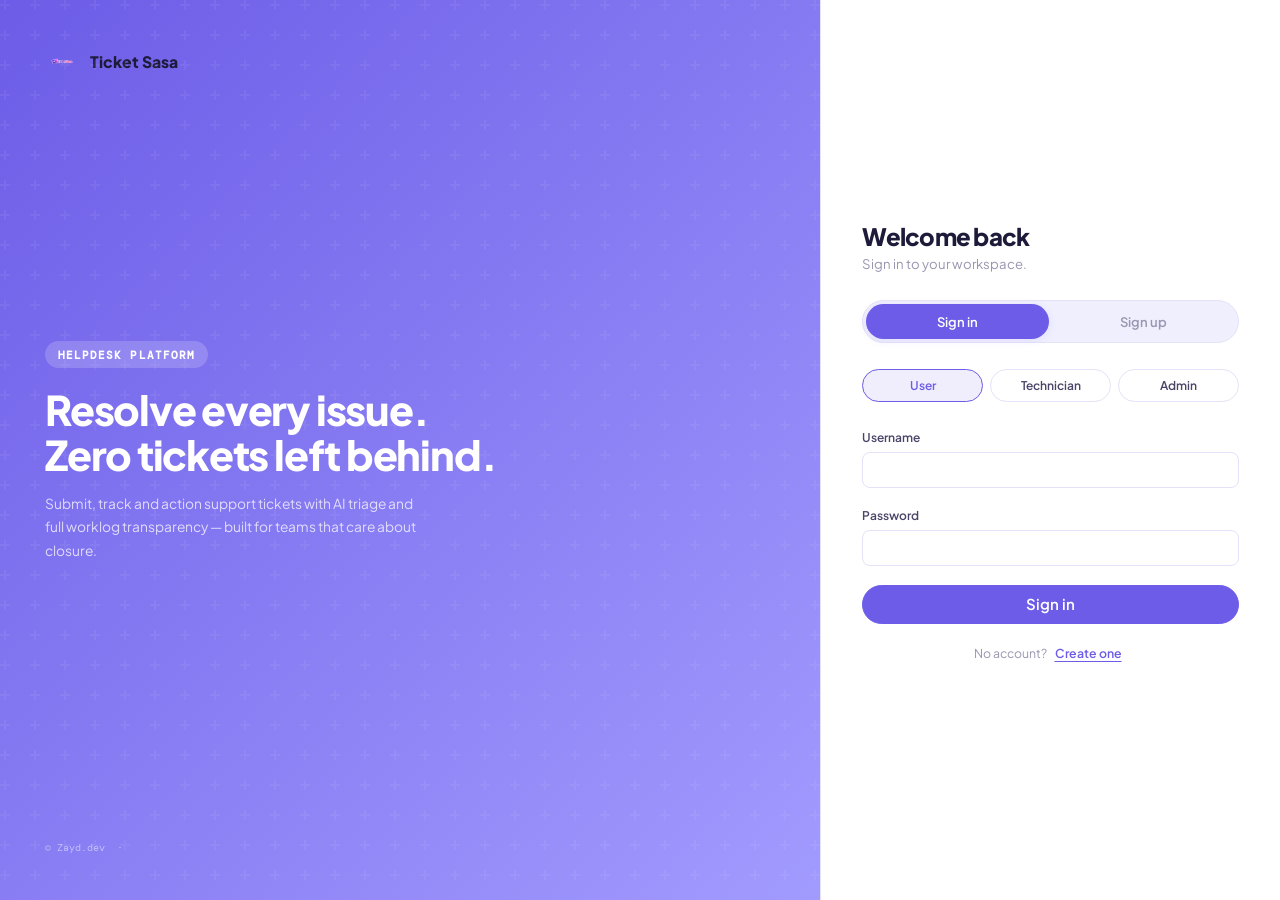
<file: index.html>
<!doctype html>
<html lang="en">
<head><title>Ticket Sasa</title></head>
<link href="css/style.css" rel="stylesheet">
<body>
<script src="js/config.js"></script>
<script src="js/api.js"></script>
<script>window.location.href = TicketSasaAPI.isLoggedIn() ? "tickets.html" : "login.html";</script>
</body></html>
</file>
<file: css/style.css>
/* =========================================================================
   Ticket Sasa — Light lavender theme inspired by EventLoop.co.ke
   Bootstrap 5 is the base; these tokens + overrides give it personality.
   ========================================================================= */
@import url("https://fonts.googleapis.com/css2?family=Plus+Jakarta+Sans:wght@400;500;600;700;800&family=DM+Mono:wght@400;500&display=swap");

:root {
  /* Palette */
  --ts-bg: #f4f3ff; /* lavender tint page background */
  --ts-surface: #ffffff; /* cards, panels */
  --ts-surface-2: #f0effe; /* subtle secondary surface */
  --ts-border: #e4e2f8; /* hairline borders */
  --ts-border-dark: #cbc8f0;

  --ts-purple: #6c5ce7; /* primary brand */
  --ts-purple-soft: rgba(108, 92, 231, 0.1);
  --ts-purple-dark: #5648c8;
  --ts-violet: #a29bfe; /* lighter accent */
  --ts-violet-soft: rgba(162, 155, 254, 0.15);

  --ts-ink: #1e1b3a; /* near-black text */
  --ts-ink-2: #4a4568; /* secondary text */
  --ts-muted: #9896b0; /* placeholder / dimmed */

  --ts-green: #00b894;
  --ts-green-soft: rgba(0, 184, 148, 0.12);
  --ts-amber: #fdcb6e;
  --ts-amber-soft: rgba(253, 203, 110, 0.18);
  --ts-red: #e17055;
  --ts-red-soft: rgba(225, 112, 85, 0.12);
  --ts-blue: #74b9ff;
  --ts-blue-soft: rgba(116, 185, 255, 0.15);

  /* Type */
  --ts-font: "Plus Jakarta Sans", system-ui, sans-serif;
  --ts-mono: "DM Mono", monospace;

  /* Shape */
  --ts-radius: 8px;
  --ts-radius-lg: 14px;
  --ts-radius-xl: 20px;

  /* Shadow */
  --ts-shadow-sm: 0 1px 4px rgba(108, 92, 231, 0.08);
  --ts-shadow: 0 4px 20px rgba(108, 92, 231, 0.12);
  --ts-shadow-lg: 0 8px 40px rgba(108, 92, 231, 0.16);
}

html,
body {
  background: var(--ts-bg);
  color: var(--ts-ink);
  font-family: var(--ts-font);
  font-size: 15px;
}

h1,
h2,
h3,
h4,
h5,
h6 {
  font-family: var(--ts-font);
  letter-spacing: -0.02em;
  color: var(--ts-ink);
}

/* Bootstrap overrides */
.btn-primary {
  background: var(--ts-purple);
  border-color: var(--ts-purple);
  font-weight: 600;
  border-radius: 50px;
  padding: 0.5rem 1.4rem;
}
.btn-primary:hover {
  background: var(--ts-purple-dark);
  border-color: var(--ts-purple-dark);
}
.btn-outline-secondary {
  border-color: var(--ts-border-dark);
  color: var(--ts-ink-2);
  border-radius: 50px;
  font-weight: 500;
}
.btn-outline-secondary:hover {
  background: var(--ts-surface-2);
  color: var(--ts-purple);
  border-color: var(--ts-purple);
}
.btn-outline-danger {
  border-radius: 50px;
  font-size: 0.82rem;
}
.form-control,
.form-select {
  background: var(--ts-surface);
  border-color: var(--ts-border);
  border-radius: var(--ts-radius);
  color: var(--ts-ink);
  font-family: var(--ts-font);
}
.form-control:focus,
.form-select:focus {
  border-color: var(--ts-purple);
  box-shadow: 0 0 0 3px var(--ts-purple-soft);
}
.form-control::placeholder {
  color: var(--ts-muted);
}
.form-label {
  font-size: 0.8rem;
  font-weight: 600;
  color: var(--ts-ink-2);
  margin-bottom: 0.35rem;
}
.alert-danger {
  background: var(--ts-red-soft);
  border-color: rgba(225, 112, 85, 0.3);
  color: #c0392b;
  border-radius: var(--ts-radius);
}
.table {
  color: var(--ts-ink);
}
.table th {
  font-family: var(--ts-mono);
  font-size: 0.68rem;
  text-transform: uppercase;
  letter-spacing: 0.08em;
  color: var(--ts-muted);
  font-weight: 500;
  border-color: var(--ts-border);
}
.table td {
  border-color: var(--ts-border);
  color: var(--ts-ink-2);
  vertical-align: middle;
  font-size: 0.9rem;
}
.table a {
  color: var(--ts-ink);
  font-weight: 600;
  text-decoration: none;
}
.table a:hover {
  color: var(--ts-purple);
}
.table-hover tbody tr:hover {
  background: var(--ts-surface-2);
}

/* =========================================================================
   App Shell
   ========================================================================= */
.ts-shell {
  min-height: 100vh;
  display: flex;
}

.ts-sidebar {
  width: 230px;
  flex-shrink: 0;
  background: var(--ts-surface);
  border-right: 1px solid var(--ts-border);
  display: flex;
  flex-direction: column;
  padding: 1.5rem 1rem;
  position: sticky;
  top: 0;
  height: 100vh;
  box-shadow: var(--ts-shadow-sm);
}
.ts-brand {
  display: flex;
  align-items: center;
  gap: 0.75rem;
  text-decoration: none;
  color: var(--ts-ink);
  font-weight: 800;
  font-size: 1.05rem;
  transition: color 0.25s ease;
}

.ts-brand:hover {
  color: var(--ts-purple);
}

.ts-brand-mark {
  display: flex;
  align-items: center;
  justify-content: center;
  flex-shrink: 0;
}

.ts-logo {
  width: 34px;
  height: 34px;
  display: block;
  object-fit: contain;
  transition: transform 0.25s ease;
}

.ts-brand:hover .ts-logo {
  transform: rotate(-8deg) scale(1.08);
}

.ts-brand-text {
  letter-spacing: -0.02em;
}

.ts-role-pill {
  font-size: 0.72rem;
  color: var(--ts-muted);
  margin-bottom: 1.75rem;
  font-weight: 500;
}
.ts-role-pill strong {
  color: var(--ts-purple);
}

.ts-nav {
  flex: 1;
  display: flex;
  flex-direction: column;
  gap: 0.2rem;
}
.ts-nav-link {
  display: flex;
  align-items: center;
  gap: 0.6rem;
  padding: 0.6rem 0.75rem;
  border-radius: var(--ts-radius);
  color: var(--ts-ink-2);
  text-decoration: none;
  font-size: 0.88rem;
  font-weight: 500;
  transition: all 0.12s;
}
.ts-nav-link:hover {
  background: var(--ts-surface-2);
  color: var(--ts-purple);
}
.ts-nav-link.active {
  background: var(--ts-purple-soft);
  color: var(--ts-purple);
  font-weight: 600;
}
.ts-nav-link svg {
  width: 16px;
  height: 16px;
  flex-shrink: 0;
}

.ts-sidebar-footer {
  border-top: 1px solid var(--ts-border);
  padding-top: 1rem;
  margin-top: 1rem;
}
.ts-logout-btn {
  background: none;
  border: 1px solid var(--ts-border);
  color: var(--ts-muted);
  width: 100%;
  padding: 0.5rem;
  border-radius: 50px;
  font-family: var(--ts-font);
  font-size: 0.82rem;
  cursor: pointer;
  transition: all 0.12s;
}
.ts-logout-btn:hover {
  border-color: var(--ts-red);
  color: var(--ts-red);
}

.ts-main {
  flex: 1;
  min-width: 0;
  padding: 2rem 2.25rem 3rem;
  background: var(--ts-bg);
}

.ts-topbar {
  display: flex;
  align-items: center;
  justify-content: space-between;
  margin-bottom: 1.75rem;
  flex-wrap: wrap;
  gap: 0.75rem;
}
.ts-eyebrow {
  font-family: var(--ts-mono);
  font-size: 0.68rem;
  text-transform: uppercase;
  letter-spacing: 0.1em;
  color: var(--ts-muted);
  margin-bottom: 0.2rem;
}
.ts-page-title {
  font-size: 1.65rem;
  font-weight: 800;
  margin: 0;
  letter-spacing: -0.03em;
}

@media (max-width: 860px) {
  .ts-shell {
    flex-direction: column;
  }
  .ts-sidebar {
    width: 100%;
    height: auto;
    position: relative;
    flex-direction: row;
    align-items: center;
    flex-wrap: wrap;
  }
  .ts-sidebar-footer {
    display: none;
  }
  .ts-nav {
    flex-direction: row;
    flex-wrap: wrap;
  }
  .ts-main {
    padding: 1.25rem;
  }
}

/* =========================================================================
   Status Badges
   ========================================================================= */
.ts-stub {
  display: inline-flex;
  align-items: center;
  gap: 0.3rem;
  padding: 0.22rem 0.65rem;
  border-radius: 50px;
  font-family: var(--ts-mono);
  font-size: 0.68rem;
  font-weight: 500;
  white-space: nowrap;
}
.ts-stub::before {
  content: "";
  width: 5px;
  height: 5px;
  border-radius: 50%;
  background: currentColor;
  flex-shrink: 0;
}
.ts-stub--pending {
  background: var(--ts-amber-soft);
  color: #b7860b;
}
.ts-stub--assigned {
  background: var(--ts-blue-soft);
  color: #0984e3;
}
.ts-stub--progress {
  background: var(--ts-violet-soft);
  color: var(--ts-purple);
}
.ts-stub--completed {
  background: var(--ts-green-soft);
  color: #00897b;
}
.ts-stub--unknown {
  background: var(--ts-border);
  color: var(--ts-muted);
}
.ts-stub--high {
  background: var(--ts-red-soft);
  color: var(--ts-red);
}
.ts-stub--low {
  background: var(--ts-green-soft);
  color: var(--ts-green);
}

/* =========================================================================
   Cards & Panels
   ========================================================================= */
.ts-panel {
  background: var(--ts-surface);
  border: 1px solid var(--ts-border);
  border-radius: var(--ts-radius-lg);
  box-shadow: var(--ts-shadow-sm);
}
.ts-card {
  background: var(--ts-surface);
  border: 1px solid var(--ts-border);
  border-radius: var(--ts-radius);
  padding: 1rem 1.1rem;
  text-decoration: none;
  color: inherit;
  display: block;
  box-shadow: var(--ts-shadow-sm);
  transition: all 0.14s;
}
.ts-card:hover {
  border-color: var(--ts-purple);
  box-shadow: var(--ts-shadow);
  transform: translateY(-2px);
  color: inherit;
}
.ts-card-title {
  font-weight: 700;
  font-size: 0.92rem;
  margin: 0.4rem 0 0.2rem;
  letter-spacing: -0.01em;
}
.ts-card-meta {
  font-family: var(--ts-mono);
  font-size: 0.7rem;
  color: var(--ts-muted);
  display: flex;
  align-items: center;
  gap: 0.35rem;
  flex-wrap: wrap;
}

/* =========================================================================
   Kanban Board
   ========================================================================= */
.ts-board {
  display: grid;
  grid-template-columns: repeat(4, minmax(200px, 1fr));
  gap: 1rem;
  align-items: start;
}
@media (max-width: 1100px) {
  .ts-board {
    grid-template-columns: repeat(2, 1fr);
  }
}
@media (max-width: 700px) {
  .ts-board {
    grid-template-columns: 1fr;
  }
}

.ts-column-head {
  display: flex;
  align-items: center;
  justify-content: space-between;
  padding: 0 0.1rem 0.65rem;
  border-bottom: 2px solid var(--ts-border-dark);
  margin-bottom: 0.75rem;
}
.ts-column-title {
  font-size: 0.78rem;
  font-weight: 700;
  color: var(--ts-ink-2);
  text-transform: uppercase;
  letter-spacing: 0.05em;
}
.ts-column-count {
  background: var(--ts-purple-soft);
  color: var(--ts-purple);
  font-family: var(--ts-mono);
  font-size: 0.68rem;
  font-weight: 600;
  min-width: 20px;
  text-align: center;
  border-radius: 50px;
  padding: 0.05rem 0.4rem;
}
.ts-column-stack {
  display: flex;
  flex-direction: column;
  gap: 0.6rem;
}
.ts-column-empty {
  font-family: var(--ts-mono);
  font-size: 0.72rem;
  color: var(--ts-muted);
  border: 1.5px dashed var(--ts-border);
  border-radius: var(--ts-radius);
  padding: 1rem;
  text-align: center;
}

/* =========================================================================
   Misc
   ========================================================================= */
.ts-divider {
  border-top: 1px solid var(--ts-border);
  margin: 1.5rem 0;
}

.ts-empty-state {
  text-align: center;
  padding: 3.5rem 1.5rem;
  color: var(--ts-muted);
}
.ts-empty-state svg {
  width: 44px;
  height: 44px;
  margin-bottom: 1rem;
  opacity: 0.4;
}
.ts-empty-state h3 {
  font-size: 1.05rem;
  color: var(--ts-ink);
  margin-bottom: 0.4rem;
  font-weight: 700;
}
.ts-empty-state p {
  font-size: 0.85rem;
}

.ts-banner {
  border-radius: var(--ts-radius);
  padding: 0.75rem 1rem;
  font-size: 0.83rem;
  display: flex;
  gap: 0.6rem;
  align-items: flex-start;
  margin-bottom: 1.25rem;
}
.ts-banner svg {
  width: 15px;
  height: 15px;
  flex-shrink: 0;
  margin-top: 0.1rem;
}
.ts-banner-warn {
  background: var(--ts-amber-soft);
  border: 1px solid rgba(253, 203, 110, 0.5);
  color: #8b6914;
}
.ts-banner-info {
  background: var(--ts-purple-soft);
  border: 1px solid rgba(108, 92, 231, 0.2);
  color: var(--ts-purple-dark);
}

.ts-skeleton {
  background: linear-gradient(
    90deg,
    var(--ts-border) 0%,
    #ebe9ff 50%,
    var(--ts-border) 100%
  );
  background-size: 200% 100%;
  animation: shimmer 1.4s ease-in-out infinite;
  border-radius: var(--ts-radius);
}
@keyframes shimmer {
  0% {
    background-position: 200% 0;
  }
  100% {
    background-position: -200% 0;
  }
}

.ts-worklog-entry {
  border-left: 2px solid var(--ts-border-dark);
  padding: 0 0 0 0.85rem;
  margin-bottom: 1rem;
  position: relative;
}
.ts-worklog-entry::before {
  content: "";
  position: absolute;
  left: -5px;
  top: 5px;
  width: 8px;
  height: 8px;
  border-radius: 50%;
  background: var(--ts-purple);
}
.ts-worklog-entry.is-complete::before {
  background: var(--ts-green);
}
.ts-worklog-meta {
  font-family: var(--ts-mono);
  font-size: 0.68rem;
  color: var(--ts-muted);
  margin-bottom: 0.2rem;
}

@media (prefers-reduced-motion: reduce) {
  .ts-skeleton {
    animation: none;
  }
  .ts-card {
    transition: none;
  }
}
</file>
